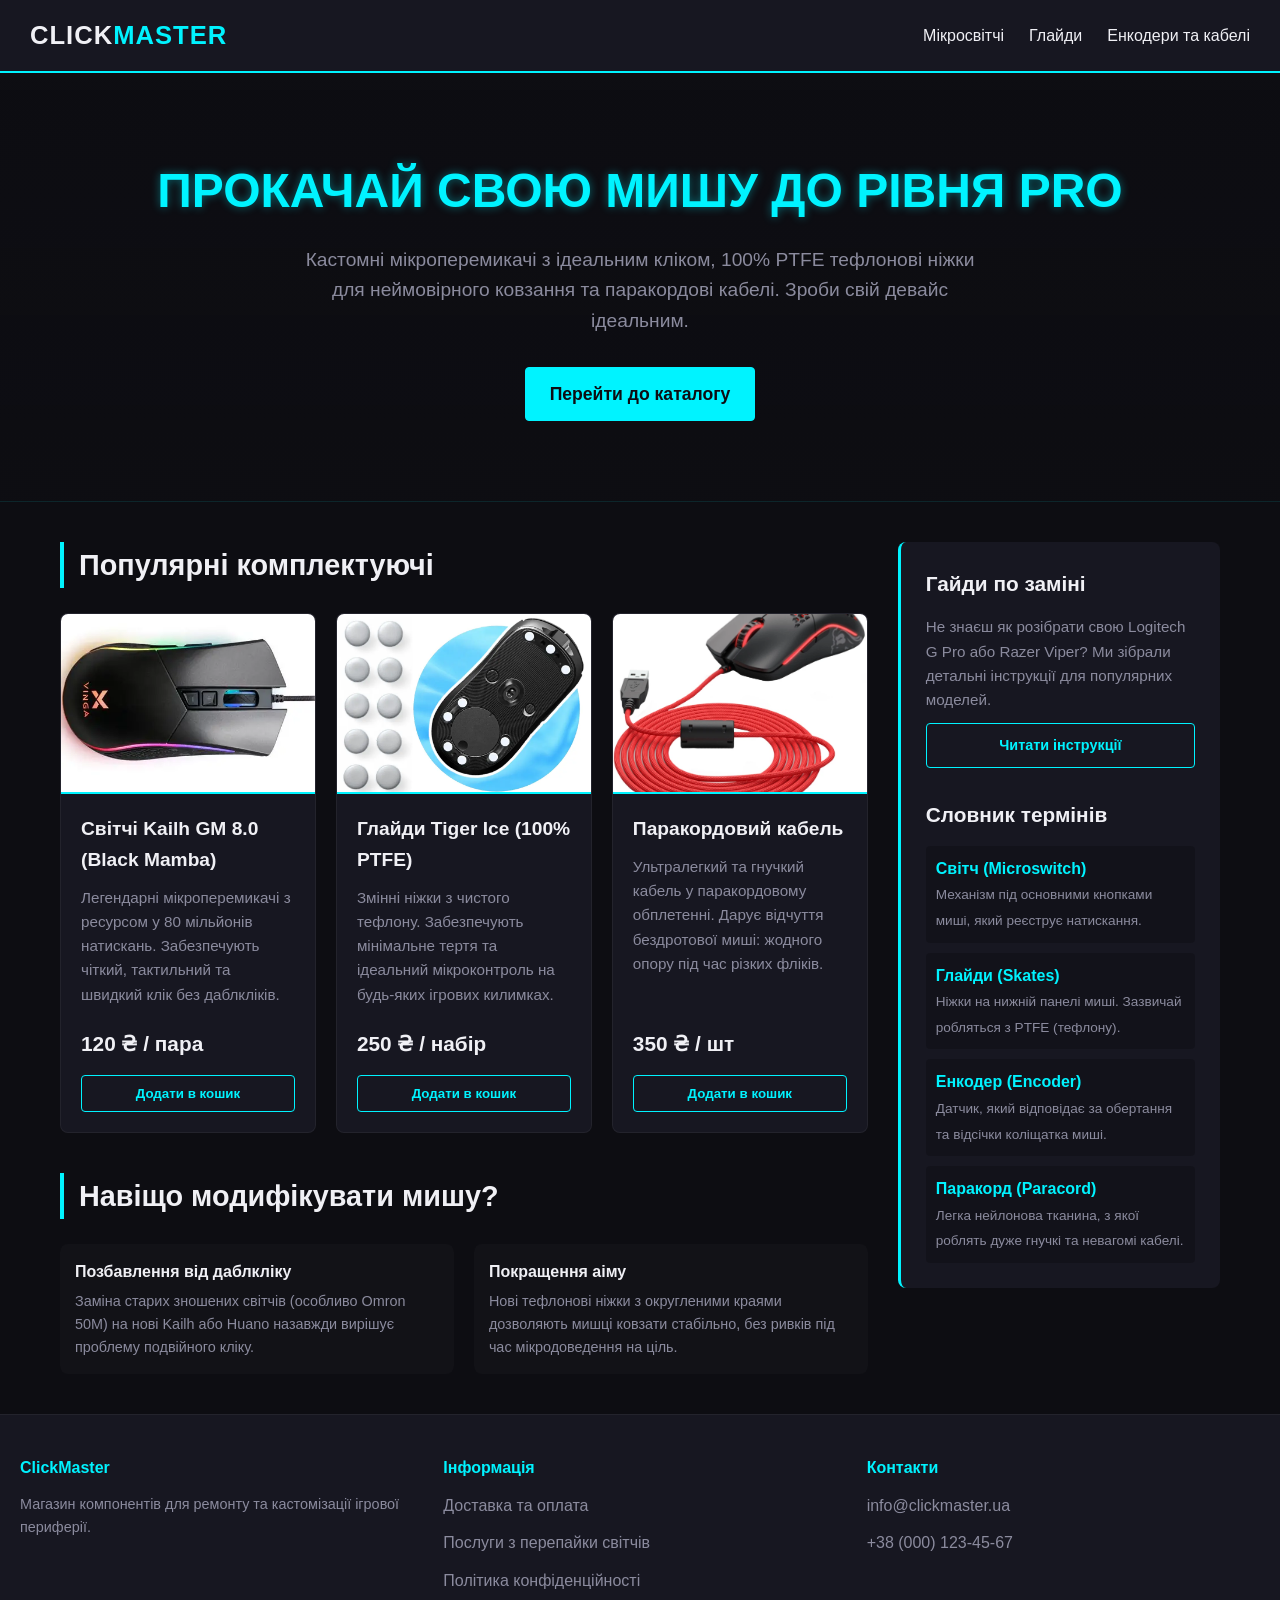
<file: лабораторна 6/index.html>
<!DOCTYPE html>
<html lang="uk">
<head>
    <meta charset="UTF-8">
    <meta name="viewport" content="width=device-width, initial-scale=1.0">
    <title>ClickMaster | Все для кастомізації мишок</title>
    <link rel="stylesheet" href="style.css">
</head>
<body>

    <header class="header">
        <a href="#" class="logo">Click<span>Master</span></a>
        <nav>
            <ul class="nav-menu">
                <li><a href="#">Мікросвітчі</a></li>
                <li><a href="#">Глайди</a></li>
                <li><a href="#">Енкодери та кабелі</a></li>
            </ul>
        </nav>
    </header>

    <section class="hero">
        <h1>Прокачай свою мишу до рівня Pro</h1>
        <p>Кастомні мікроперемикачі з ідеальним кліком, 100% PTFE тефлонові ніжки для неймовірного ковзання та паракордові кабелі. Зроби свій девайс ідеальним.</p>
        <a href="#catalog" class="btn btn-solid" style="font-size: 1.1rem; padding: 12px 24px;">Перейти до каталогу</a>
    </section>

    <div class="wrapper">
        <main class="main-content" id="catalog">
            <h2 class="section-header">Популярні комплектуючі</h2>
            
            <div class="cards-container">
                <article class="card">
                    <img src="image_c2e35d.png" alt="Ігрова мишка">
                    <div class="card-body">
                        <h3>Світчі Kailh GM 8.0 (Black Mamba)</h3>
                        <p>Легендарні мікроперемикачі з ресурсом у 80 мільйонів натискань. Забезпечують чіткий, тактильний та швидкий клік без даблкліків.</p>
                        <div class="price">120 ₴ / пара</div>
                        <button class="btn">Додати в кошик</button>
                    </div>
                </article>

                <article class="card">
                    <img src="image_c2e3d4.png" alt="Тефлонові глайди">
                    <div class="card-body">
                        <h3>Глайди Tiger Ice (100% PTFE)</h3>
                        <p>Змінні ніжки з чистого тефлону. Забезпечують мінімальне тертя та ідеальний мікроконтроль на будь-яких ігрових килимках.</p>
                        <div class="price">250 ₴ / набір</div>
                        <button class="btn">Додати в кошик</button>
                    </div>
                </article>

                <article class="card">
                    <img src="image_c2e6d9.png" alt="Паракордовий кабель">
                    <div class="card-body">
                        <h3>Паракордовий кабель</h3>
                        <p>Ультралегкий та гнучкий кабель у паракордовому обплетенні. Дарує відчуття бездротової миші: жодного опору під час різких фліків.</p>
                        <div class="price">350 ₴ / шт</div>
                        <button class="btn">Додати в кошик</button>
                    </div>
                </article>
            </div>

            <h2 class="section-header">Навіщо модифікувати мишу?</h2>
            <div style="display: flex; flex-wrap: wrap; gap: 20px; color: var(--text-muted);">
                <div style="flex: 1 1 250px; background: rgba(255,255,255,0.02); padding: 15px; border-radius: 8px;">
                    <strong style="color: var(--text-main);">Позбавлення від даблкліку</strong>
                    <p style="font-size: 0.9rem; margin-top: 5px;">Заміна старих зношених світчів (особливо Omron 50M) на нові Kailh або Huano назавжди вирішує проблему подвійного кліку.</p>
                </div>
                <div style="flex: 1 1 250px; background: rgba(255,255,255,0.02); padding: 15px; border-radius: 8px;">
                    <strong style="color: var(--text-main);">Покращення аіму</strong>
                    <p style="font-size: 0.9rem; margin-top: 5px;">Нові тефлонові ніжки з округленими краями дозволяють мишці ковзати стабільно, без ривків під час мікродоведення на ціль.</p>
                </div>
            </div>
        </main>

        <aside class="sidebar">
            <div class="widget">
                <h3>Гайди по заміні</h3>
                <p style="font-size: 0.95rem; color: var(--text-muted); margin-bottom: 10px;">
                    Не знаєш як розібрати свою Logitech G Pro або Razer Viper? Ми зібрали детальні інструкції для популярних моделей.
                </p>
                <a href="#" class="btn" style="display: block; font-size: 0.9rem;">Читати інструкції</a>
            </div>

            <div class="widget">
                <h3>Словник термінів</h3>
                <div class="term-list">
                    <div class="term-item">
                        <strong>Світч (Microswitch)</strong><br>
                        <span style="font-size: 0.85rem; color: var(--text-muted);">Механізм під основними кнопками миші, який реєструє натискання.</span>
                    </div>
                    <div class="term-item">
                        <strong>Глайди (Skates)</strong><br>
                        <span style="font-size: 0.85rem; color: var(--text-muted);">Ніжки на нижній панелі миші. Зазвичай робляться з PTFE (тефлону).</span>
                    </div>
                    <div class="term-item">
                        <strong>Енкодер (Encoder)</strong><br>
                        <span style="font-size: 0.85rem; color: var(--text-muted);">Датчик, який відповідає за обертання та відсічки коліщатка миші.</span>
                    </div>
                    <div class="term-item">
                        <strong>Паракорд (Paracord)</strong><br>
                        <span style="font-size: 0.85rem; color: var(--text-muted);">Легка нейлонова тканина, з якої роблять дуже гнучкі та невагомі кабелі.</span>
                    </div>
                </div>
            </div>
        </aside>
    </div>

    <footer class="footer">
        <div class="footer-col">
            <h4>ClickMaster</h4>
            <p style="color: var(--text-muted); font-size: 0.9rem;">Магазин компонентів для ремонту та кастомізації ігрової периферії.</p>
        </div>
        <div class="footer-col">
            <h4>Інформація</h4>
            <a href="#">Доставка та оплата</a>
            <a href="#">Послуги з перепайки світчів</a>
            <a href="#">Політика конфіденційності</a>
        </div>
        <div class="footer-col">
            <h4>Контакти</h4>
            <p style="color: var(--text-muted);">info@clickmaster.ua</p>
            <p style="color: var(--text-muted);">+38 (000) 123-45-67</p>
        </div>
    </footer>

</body>
</html>
</file>
<file: лабораторна 6/style.css>
/* ================= БАЗОВІ СТИЛІ ТА КОЛЬОРИ ================= */
:root {
    --bg-dark: #0d0d12;
    --bg-surface: #171721;
    --accent: #00f3ff;
    --text-main: #f0f0f5;
    --text-muted: #8b8b9e;
}

* {
    margin: 0;
    padding: 0;
    box-sizing: border-box;
}

body {
    font-family: 'Segoe UI', Roboto, sans-serif;
    background-color: var(--bg-dark);
    color: var(--text-main);
    line-height: 1.6;
    display: flex;
    flex-direction: column;
    min-height: 100vh;
}

/* ================= ШАПКА ================= */
.header {
    background-color: var(--bg-surface);
    padding: 15px 30px;
    border-bottom: 2px solid var(--accent);
    display: flex;
    justify-content: space-between;
    align-items: center; 
}

.logo {
    font-size: 1.6rem;
    font-weight: 800;
    color: var(--text-main);
    text-decoration: none;
    letter-spacing: 1px;
    text-transform: uppercase;
}
.logo span { color: var(--accent); }

.nav-menu { display: flex; gap: 25px; list-style: none; }
.nav-menu a { color: var(--text-main); text-decoration: none; font-weight: 500; transition: color 0.2s; }
.nav-menu a:hover { color: var(--accent); }

/* ================= ГОЛОВНИЙ БАНЕР (HERO) ================= */
.hero {
    background: linear-gradient(rgba(13, 13, 18, 0.8), rgba(13, 13, 18, 0.95)), url('https://picsum.photos/id/48/1200/400') center/cover;
    padding: 80px 20px;
    text-align: center;
    border-bottom: 1px solid rgba(0, 243, 255, 0.1);
    display: flex;
    flex-direction: column;
    align-items: center;
    justify-content: center;
}

.hero h1 { font-size: 3rem; color: var(--accent); margin-bottom: 15px; text-transform: uppercase; text-shadow: 0 0 10px rgba(0,243,255,0.4); }
.hero p { font-size: 1.2rem; max-width: 700px; color: var(--text-muted); margin-bottom: 30px; }

/* ================= ОСНОВНИЙ МАКЕТ ================= */
.wrapper {
    max-width: 1200px;
    margin: 40px auto;
    padding: 0 20px;
    display: flex;
    gap: 30px;
    flex: 1; 
}

.main-content { flex: 3; }

.sidebar {
    flex: 1; 
    background-color: var(--bg-surface);
    padding: 25px;
    border-radius: 8px;
    border-left: 3px solid var(--accent);
    display: flex;
    flex-direction: column;
    gap: 30px;
    height: fit-content;
}

/* ================= СЕКЦІЯ З КАРТКАМИ ================= */
.section-header { font-size: 1.8rem; margin-bottom: 25px; border-left: 4px solid var(--accent); padding-left: 15px; }

.cards-container {
    display: flex;
    flex-wrap: wrap; 
    gap: 20px;
    margin-bottom: 40px;
}

.card {
    flex: 1 1 calc(33.333% - 20px);
    background-color: var(--bg-surface);
    border-radius: 8px;
    overflow: hidden;
    border: 1px solid rgba(255, 255, 255, 0.05);
    display: flex;
    flex-direction: column;
    transition: transform 0.3s, box-shadow 0.3s, border-color 0.3s;
}

.card:hover { 
    transform: translateY(-5px); 
    border-color: var(--accent); 
    box-shadow: 0 10px 20px rgba(0, 243, 255, 0.1);
}

.card img {
    width: 100%;
    height: 180px;
    object-fit: cover;
    border-bottom: 2px solid var(--accent);
}

.card-body {
    padding: 20px;
    display: flex;
    flex-direction: column;
    flex-grow: 1;
}

.card h3 { color: var(--text-main); margin-bottom: 10px; font-size: 1.2rem; }
.card p { color: var(--text-muted); flex-grow: 1; margin-bottom: 20px; font-size: 0.95rem; }

.price { font-size: 1.3rem; font-weight: bold; color: var(--text-main); margin-bottom: 15px; }

.btn {
    padding: 10px 15px; background-color: transparent; color: var(--accent);
    border: 1px solid var(--accent); border-radius: 4px; text-align: center;
    cursor: pointer; font-weight: 600; text-decoration: none;
    transition: all 0.2s;
}
.btn:hover { background-color: var(--accent); color: var(--bg-dark); }
.btn-solid { background-color: var(--accent); color: var(--bg-dark); }
.btn-solid:hover { background-color: #00d2dd; color: var(--bg-dark); }

/* ================= ІНФО-БЛОКИ В САЙДБАРІ ================= */
.widget h3 { color: var(--text-main); margin-bottom: 15px; font-size: 1.3rem; }
.term-list { display: flex; flex-direction: column; gap: 10px; }
.term-item { background: rgba(0,0,0,0.2); padding: 10px; border-radius: 4px; }
.term-item strong { color: var(--accent); }

/* ================= ПІДВАЛ ================= */
.footer {
    background-color: var(--bg-surface);
    padding: 40px 20px; margin-top: auto;
    border-top: 1px solid rgba(255,255,255,0.05);
    display: flex; justify-content: space-between; flex-wrap: wrap; gap: 30px;
}
.footer-col { flex: 1 1 200px; display: flex; flex-direction: column; gap: 12px; }
.footer-col h4 { color: var(--accent); }
.footer-col a { color: var(--text-muted); text-decoration: none; }
.footer-col a:hover { color: var(--text-main); }

/* ================= АДАПТИВНІСТЬ ================= */
@media (max-width: 992px) {
    .card { flex: 1 1 calc(50% - 20px); }
}

@media (max-width: 768px) {
    .header { flex-direction: column; gap: 15px; }
    .hero h1 { font-size: 2rem; }
    .wrapper { flex-direction: column; }
    .main-content { order: 1; }
    .sidebar { order: 2; }
    .card { flex: 1 1 100%; }
    .footer { flex-direction: column; text-align: center; }
}
</file>
